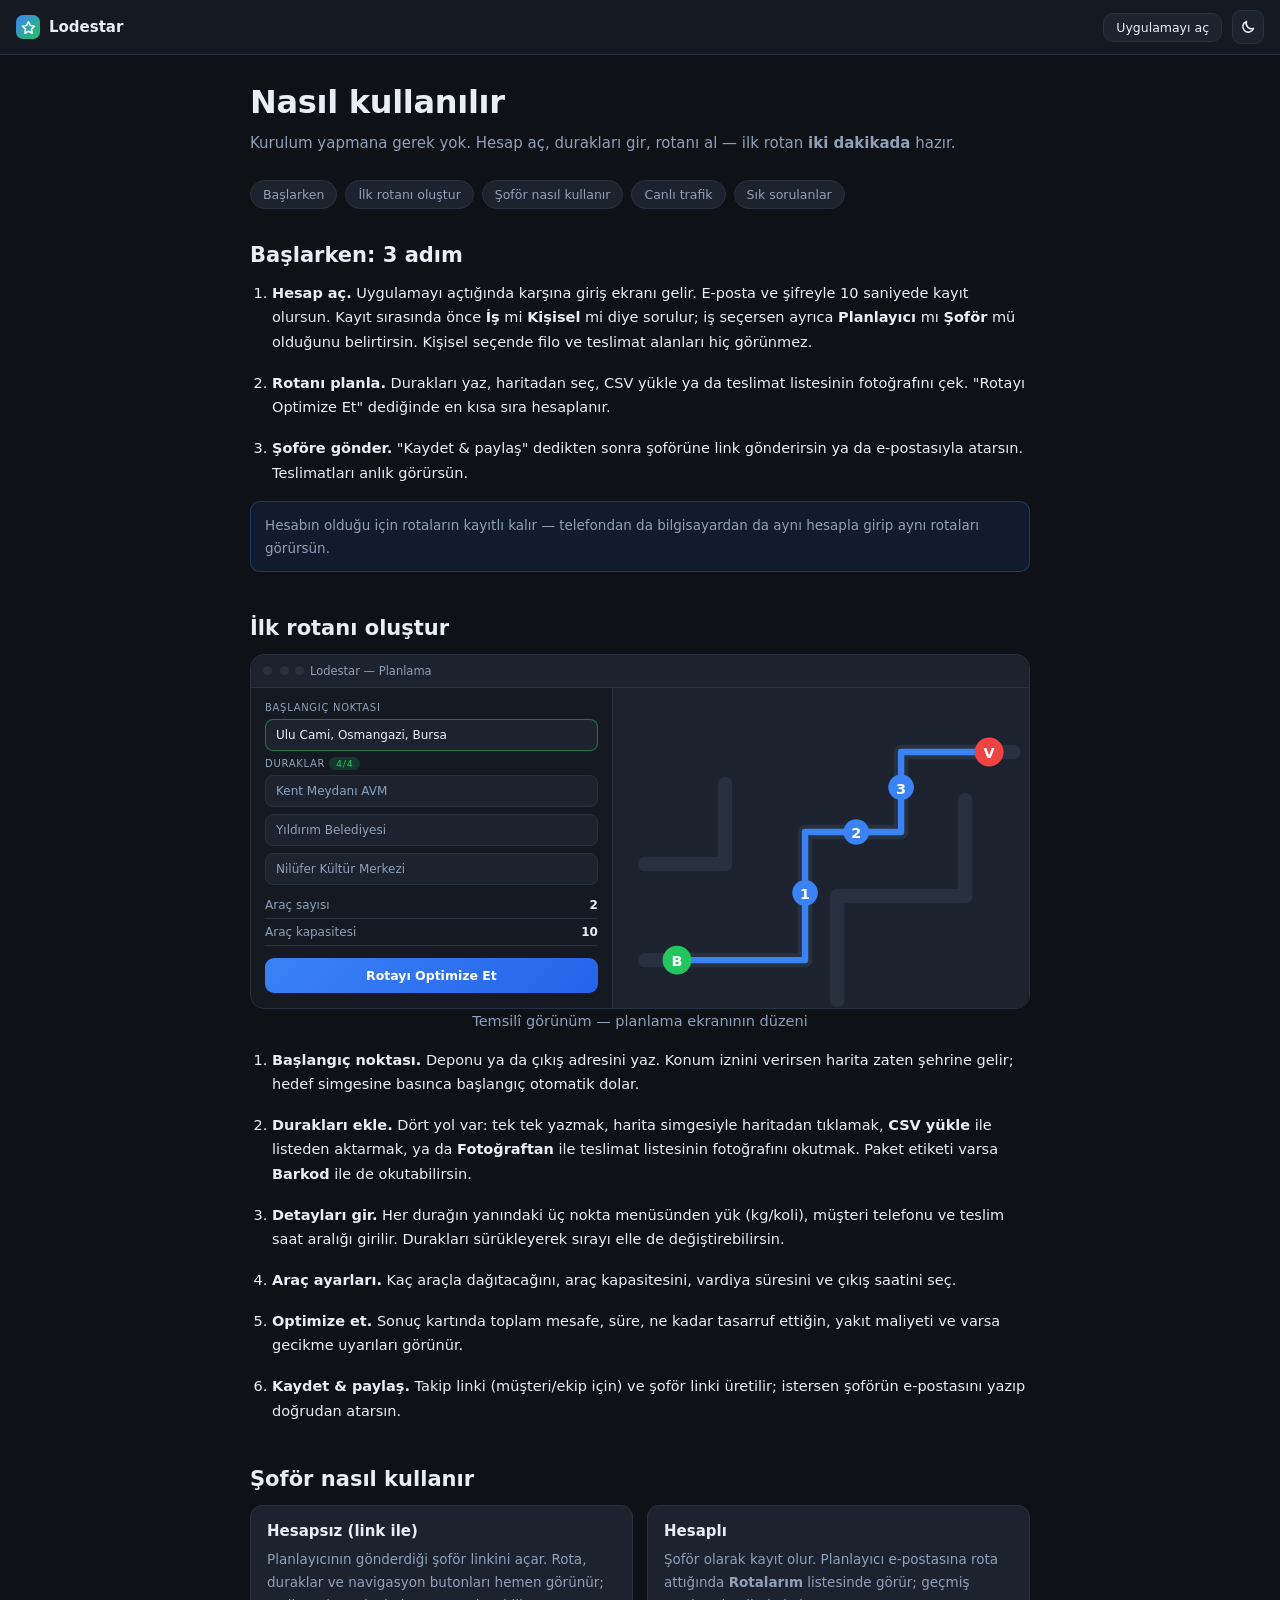
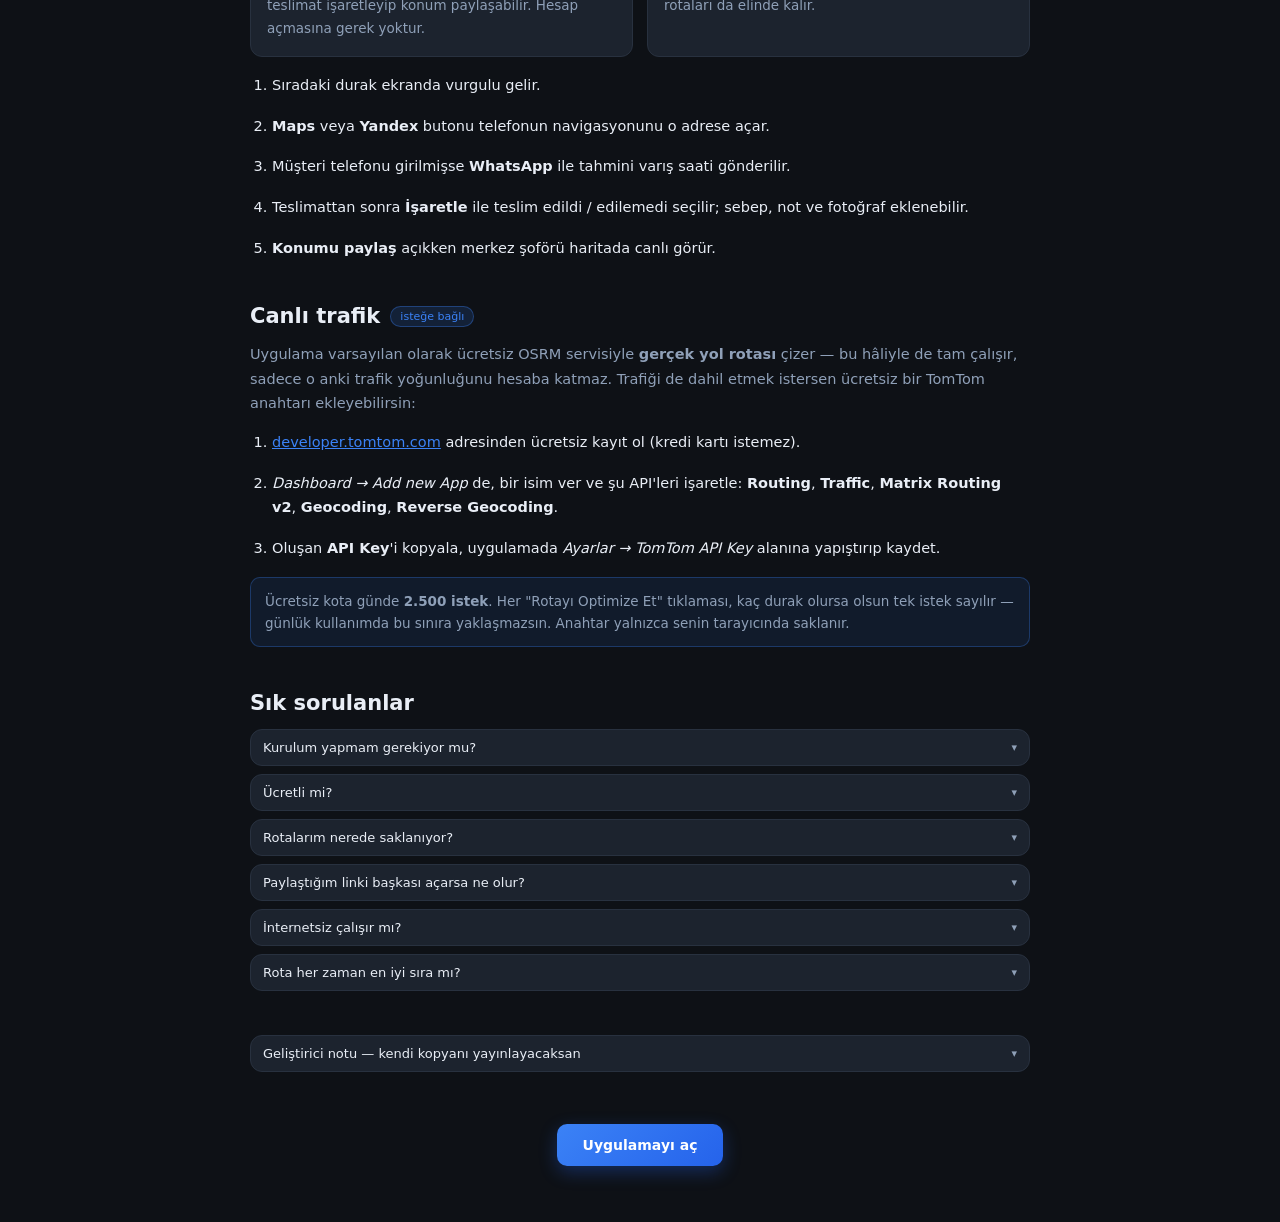
<file: kurulum.html>
<!doctype html>
<html lang="tr">
<head>
<meta charset="utf-8">
<meta name="viewport" content="width=device-width, initial-scale=1, viewport-fit=cover">
<title>Lodestar — Nasıl Kullanılır</title>
<meta name="description" content="Lodestar nasıl kullanılır: hesap açma, durak ekleme, rota optimizasyonu, şoföre gönderme ve teslimat takibi.">
<meta name="theme-color" content="#3b82f6">
<link rel="manifest" href="manifest.json">
<link rel="icon" href="favicon.svg?v=1" type="image/svg+xml">
<link rel="apple-touch-icon" href="icons/icon-192.png">
<link rel="stylesheet" href="css/style.css?v=55">
</head>
<body class="plain doc">

<header class="drvbar">
  <a class="lbrand sm" href="index.html"><span class="logo"><svg class="ic" viewBox="0 0 16 16" aria-hidden="true" focusable="false"><path d="M8 1.8 10 6l4.4.6-3.2 3.1.8 4.4L8 12l-4 2.1.8-4.4L1.6 6.6 6 6z"/></svg></span> Lodestar</a>
  <div class="lnav-actions">
    <a class="btn ghost sm" href="app.html">Uygulamayı aç</a>
    <button class="ico" id="themeBtn" title="Tema değiştir"></button>
  </div>
</header>

<main class="docwrap">

  <h1>Nasıl kullanılır</h1>
  <p class="doclead">
    Kurulum yapmana gerek yok. Hesap aç, durakları gir, rotanı al —
    ilk rotan <b>iki dakikada</b> hazır.
  </p>

  <nav class="toc">
    <a href="#baslarken">Başlarken</a>
    <a href="#ilkrota">İlk rotanı oluştur</a>
    <a href="#sofor">Şoför nasıl kullanır</a>
    <a href="#trafik">Canlı trafik</a>
    <a href="#sss">Sık sorulanlar</a>
  </nav>

  <section id="baslarken" class="docsec">
    <h2>Başlarken: 3 adım</h2>
    <ol class="steps-doc">
      <li>
        <b>Hesap aç.</b> Uygulamayı açtığında karşına giriş ekranı gelir.
        E-posta ve şifreyle 10 saniyede kayıt olursun. Kayıt sırasında önce
        <b>İş</b> mi <b>Kişisel</b> mi diye sorulur; iş seçersen ayrıca
        <b>Planlayıcı</b> mı <b>Şoför</b> mü olduğunu belirtirsin. Kişisel
        seçende filo ve teslimat alanları hiç görünmez.
      </li>
      <li>
        <b>Rotanı planla.</b> Durakları yaz, haritadan seç, CSV yükle ya da
        teslimat listesinin fotoğrafını çek. "Rotayı Optimize Et" dediğinde
        en kısa sıra hesaplanır.
      </li>
      <li>
        <b>Şoföre gönder.</b> "Kaydet &amp; paylaş" dedikten sonra şoförüne link
        gönderirsin ya da e-postasıyla atarsın. Teslimatları anlık görürsün.
      </li>
    </ol>
    <div class="docnote">
      Hesabın olduğu için rotaların kayıtlı kalır — telefondan da bilgisayardan da
      aynı hesapla girip aynı rotaları görürsün.
    </div>
  </section>

  <section id="ilkrota" class="docsec">
    <h2>İlk rotanı oluştur</h2>
    <div class="shot">
      <div class="shot-head"><span></span><span></span><span></span> Lodestar — Planlama</div>
      <div class="shot-body">
        <div class="shot-panel">
          <div class="shot-label">Başlangıç noktası</div>
          <div class="shot-input ok">Ulu Cami, Osmangazi, Bursa</div>
          <div class="shot-label">Duraklar <span class="shot-pill">4/4</span></div>
          <div class="shot-input">Kent Meydanı AVM</div>
          <div class="shot-input">Yıldırım Belediyesi</div>
          <div class="shot-input">Nilüfer Kültür Merkezi</div>
          <div class="shot-row"><span>Araç sayısı</span><b>2</b></div>
          <div class="shot-row"><span>Araç kapasitesi</span><b>10</b></div>
          <div class="shot-btn">Rotayı Optimize Et</div>
        </div>
        <div class="shot-map">
          <svg viewBox="0 0 260 200" aria-hidden="true">
            <rect width="260" height="200" class="sm-bg"/>
            <path d="M20 170 H120 V90 H180 V40 H250" class="sm-road"/>
            <path d="M20 110 H70 V60" class="sm-road"/>
            <path d="M140 195 V130 H220 V70" class="sm-road"/>
            <path d="M40 170 H120 V90 H180 V40 H235" class="sm-route"/>
            <circle cx="40" cy="170" r="9" class="sm-start"/><text x="40" y="174">B</text>
            <circle cx="120" cy="128" r="8" class="sm-stop"/><text x="120" y="132">1</text>
            <circle cx="152" cy="90" r="8" class="sm-stop"/><text x="152" y="94">2</text>
            <circle cx="180" cy="62" r="8" class="sm-stop"/><text x="180" y="66">3</text>
            <circle cx="235" cy="40" r="9" class="sm-end"/><text x="235" y="44">V</text>
          </svg>
        </div>
      </div>
    </div>
    <p class="shot-cap">Temsilî görünüm — planlama ekranının düzeni</p>

    <ol class="steps-doc">
      <li>
        <b>Başlangıç noktası.</b> Deponu ya da çıkış adresini yaz. Konum iznini
        verirsen harita zaten şehrine gelir; hedef simgesine basınca başlangıç
        otomatik dolar.
      </li>
      <li>
        <b>Durakları ekle.</b> Dört yol var: tek tek yazmak, harita simgesiyle
        haritadan tıklamak, <b>CSV yükle</b> ile listeden aktarmak, ya da
        <b>Fotoğraftan</b> ile teslimat listesinin fotoğrafını okutmak.
        Paket etiketi varsa <b>Barkod</b> ile de okutabilirsin.
      </li>
      <li>
        <b>Detayları gir.</b> Her durağın yanındaki üç nokta menüsünden yük
        (kg/koli), müşteri telefonu ve teslim saat aralığı girilir.
        Durakları sürükleyerek sırayı elle de değiştirebilirsin.
      </li>
      <li>
        <b>Araç ayarları.</b> Kaç araçla dağıtacağını, araç kapasitesini,
        vardiya süresini ve çıkış saatini seç.
      </li>
      <li>
        <b>Optimize et.</b> Sonuç kartında toplam mesafe, süre, ne kadar tasarruf
        ettiğin, yakıt maliyeti ve varsa gecikme uyarıları görünür.
      </li>
      <li>
        <b>Kaydet &amp; paylaş.</b> Takip linki (müşteri/ekip için) ve şoför linki
        üretilir; istersen şoförün e-postasını yazıp doğrudan atarsın.
      </li>
    </ol>
  </section>

  <section id="sofor" class="docsec">
    <h2>Şoför nasıl kullanır</h2>
    <div class="twocol">
      <div class="doccard">
        <h3>Hesapsız (link ile)</h3>
        <p>Planlayıcının gönderdiği şoför linkini açar. Rota, duraklar ve
           navigasyon butonları hemen görünür; teslimat işaretleyip konum
           paylaşabilir. Hesap açmasına gerek yoktur.</p>
      </div>
      <div class="doccard">
        <h3>Hesaplı</h3>
        <p>Şoför olarak kayıt olur. Planlayıcı e-postasına rota attığında
           <b>Rotalarım</b> listesinde görür; geçmiş rotaları da elinde kalır.</p>
      </div>
    </div>
    <ol class="steps-doc">
      <li>Sıradaki durak ekranda vurgulu gelir.</li>
      <li><b>Maps</b> veya <b>Yandex</b> butonu telefonun navigasyonunu o adrese açar.</li>
      <li>Müşteri telefonu girilmişse <b>WhatsApp</b> ile tahmini varış saati gönderilir.</li>
      <li>Teslimattan sonra <b>İşaretle</b> ile teslim edildi / edilemedi seçilir;
          sebep, not ve fotoğraf eklenebilir.</li>
      <li><b>Konumu paylaş</b> açıkken merkez şoförü haritada canlı görür.</li>
    </ol>
  </section>

  <section id="trafik" class="docsec">
    <h2>Canlı trafik <span class="tag">isteğe bağlı</span></h2>
    <p>
      Uygulama varsayılan olarak ücretsiz OSRM servisiyle <b>gerçek yol rotası</b>
      çizer — bu hâliyle de tam çalışır, sadece o anki trafik yoğunluğunu hesaba
      katmaz. Trafiği de dahil etmek istersen ücretsiz bir TomTom anahtarı ekleyebilirsin:
    </p>
    <ol class="steps-doc">
      <li>
        <a href="https://developer.tomtom.com/user/register" target="_blank" rel="noopener">developer.tomtom.com</a>
        adresinden ücretsiz kayıt ol (kredi kartı istemez).
      </li>
      <li>
        <i>Dashboard → Add new App</i> de, bir isim ver ve şu API'leri işaretle:
        <b>Routing</b>, <b>Traffic</b>, <b>Matrix Routing v2</b>,
        <b>Geocoding</b>, <b>Reverse Geocoding</b>.
      </li>
      <li>
        Oluşan <b>API Key</b>'i kopyala, uygulamada <i>Ayarlar → TomTom API Key</i>
        alanına yapıştırıp kaydet.
      </li>
    </ol>
    <div class="docnote">
      Ücretsiz kota günde <b>2.500 istek</b>. Her "Rotayı Optimize Et" tıklaması,
      kaç durak olursa olsun tek istek sayılır — günlük kullanımda bu sınıra
      yaklaşmazsın. Anahtar yalnızca senin tarayıcında saklanır.
    </div>
  </section>

  <section id="sss" class="docsec">
    <h2>Sık sorulanlar</h2>

    <details class="acc"><summary><span>Kurulum yapmam gerekiyor mu?</span></summary>
      <div class="accbody"><p class="hint" style="margin:0">
        Hayır. Hesap açıp kullanmaya başlarsın. Tek isteğe bağlı ayar, canlı
        trafik için TomTom anahtarı.
      </p></div>
    </details>

    <details class="acc"><summary><span>Ücretli mi?</span></summary>
      <div class="accbody"><p class="hint" style="margin:0">
        Hayır. Harita (OpenStreetMap), rota (OSRM) ve adres arama ücretsiz
        servisler; hesap sistemi de ücretsiz kotayla çalışıyor.
      </p></div>
    </details>

    <details class="acc"><summary><span>Rotalarım nerede saklanıyor?</span></summary>
      <div class="accbody"><p class="hint" style="margin:0">
        Hesabına bağlı olarak bulutta (Google Firebase). Bu yüzden telefondan
        girdiğinde de bilgisayardan girdiğinde de aynı rotaları görürsün.
        Girdiğin API anahtarları ise yalnızca senin tarayıcında kalır.
      </p></div>
    </details>

    <details class="acc"><summary><span>Paylaştığım linki başkası açarsa ne olur?</span></summary>
      <div class="accbody"><p class="hint" style="margin:0">
        Takip linki rotayı görebilir; şoför linkini açan kişi konum paylaşıp
        teslimat işaretleyebilir. Yani link bir tür anahtardır — hesabı olmayan
        şoförlerin çalışabilmesi için böyle tasarlandı. Linkleri sadece ilgili
        kişilere gönder.
      </p></div>
    </details>

    <details class="acc"><summary><span>İnternetsiz çalışır mı?</span></summary>
      <div class="accbody"><p class="hint" style="margin:0">
        Uygulama telefona kurulabilir ve çevrimdışı açılır, ancak yeni rota
        hesaplamak, adres aramak ve teslimat kaydetmek için internet gerekir.
      </p></div>
    </details>

    <details class="acc"><summary><span>Rota her zaman en iyi sıra mı?</span></summary>
      <div class="accbody"><p class="hint" style="margin:0">
        Sezgisel bir optimizasyon kullanılıyor (nearest-neighbor + 2-opt,
        kalabalık listelerde tavlama benzetimi). Pratikte çok iyi sonuç verir ama
        matematiksel olarak "kesin en iyi" olduğu garanti edilmez. Sıralamayı
        sürükleyerek elle de değiştirebilirsin.
      </p></div>
    </details>
  </section>

  <section class="docsec">
    <details class="acc" id="devAcc">
      <summary><span>Geliştirici notu — kendi kopyanı yayınlayacaksan</span></summary>
      <div class="accbody">
        <p class="hint">
          Normal kullanıcıların bu bölüme ihtiyacı yok. Proje açık kaynak; kendi
          Firebase projenle yayınlamak istersen adımlar şunlar:
        </p>
        <ol class="steps-doc" style="margin-top:12px">
          <li>
            <a href="https://console.firebase.google.com/" target="_blank" rel="noopener">Firebase konsolunda</a>
            proje oluştur.
          </li>
          <li>
            <b>Security → Authentication → Get started</b>, ardından
            <i>Sign-in method</i> sekmesinden <b>Email/Password</b> ve
            <b>Anonymous</b>'ı etkinleştir. (Google girişi istersen onu da aç ve
            <code>js/firebase-config.js</code> içindeki <code>authProviders.google</code>
            değerini <code>true</code> yap.)
          </li>
          <li>
            <b>Databases &amp; Storage → Firestore Database → Create database</b>
            (bölge: <code>eur3</code>).
          </li>
          <li>
            <b>Project settings → General → Your apps</b> bölümünden web uygulaması
            ekle, çıkan <code>firebaseConfig</code> değerlerini
            <code>js/firebase-config.js</code> dosyasına yaz.
            <div class="docnote small">
              Bu değerler gizli anahtar değildir — projeyi tanımlar, yetki vermez.
              Erişimi güvenlik kuralları belirler.
            </div>
          </li>
          <li>
            <b>Firestore Database → Rules</b> sekmesine projedeki
            <code>firestore.rules</code> dosyasının içeriğini yapıştır ve
            <i>Publish</i> de.
            <div class="docwarn">
              Bu adımı atlama. Firestore'un başlangıçtaki "test modu" 30 gün sonra
              her şeyi keser ve o güne kadar veritabanını herkese açık bırakır.
            </div>
          </li>
          <li>
            <b>İndeksleri oluştur.</b> Geçmiş rota listesi ve şoförün "Rotalarım"
            ekranı, Firestore'da birer <i>bileşik indeks</i> ister. En kolay yolu:
            uygulamayı bir kez kullan, tarayıcı konsolunda çıkan
            <i>"You can create it here: …"</i> linkine tıkla. Alternatif olarak
            projedeki <code>firestore.indexes.json</code> dosyasındaki iki indeksi
            <i>Firestore Database → Indexes</i> bölümünden elle ekleyebilirsin.
            <div class="docnote small">
              İndeks yokken uygulama çökmez — listeyi istemci tarafında sıralar.
              İndeks yalnızca geçmiş büyüdüğünde doğru sıralama için gerekir.
            </div>
          </li>
          <li>
            Siteyi yayınladıktan sonra <b>Authentication → Settings → Authorized
            domains</b> listesine alan adını ekle.
          </li>
        </ol>
      </div>
    </details>
  </section>

  <div class="doccta">
    <a class="btn primary" href="app.html">Uygulamayı aç</a>
  </div>
</main>

<div id="toast"></div>

<script src="js/icons.js?v=55"></script>
<script src="js/analytics.js?v=55"></script>
<script>
(function(){
  "use strict";
  var themeBtn = document.getElementById('themeBtn');
  function applyTheme(t){
    document.documentElement.setAttribute('data-theme', t);
    themeBtn.innerHTML = RP.icons.svg(t === 'light' ? 'sun' : 'moon');
    localStorage.setItem('rp_theme', t);
  }
  applyTheme(localStorage.getItem('rp_theme') || 'dark');
  themeBtn.addEventListener('click', function(){
    applyTheme(document.documentElement.getAttribute('data-theme') === 'light' ? 'dark' : 'light');
  });
  document.querySelector('.lbrand .logo').innerHTML = RP.icons.svg('star');

  document.querySelectorAll('.toc a').forEach(function(a){
    a.addEventListener('click', function(e){
      var t = document.querySelector(this.getAttribute('href'));
      if(!t) return;
      e.preventDefault();
      t.scrollIntoView({ behavior: 'smooth', block: 'start' });
    });
  });
})();
</script>
</body>
</html>
</file>
<file: css/style.css>
:root{
  --bg:#0e1116; --panel:#151a22; --panel2:#1c232e; --line:#28313f;
  --text:#e9eef6; --muted:#8fa0b8; --accent:#3b82f6; --accent-d:#2563eb;
  --green:#22c55e; --red:#ef4444; --amber:#f59e0b; --r:12px;
  --sug-bg:#111722; --stat-bg:#0f141c; --seg-bg:#0f141c; --toast-bg:#1b2331;
  --ico-hover:#28323f; --scroll-thumb:#2c3644; --map-bg:#0b0f14;
  --shadow:0 14px 34px rgba(0,0,0,.55);
  --font: "Segoe UI", system-ui, -apple-system, Roboto, Arial, sans-serif;
}
html[data-theme="light"]{
  --bg:#f1f4f9; --panel:#ffffff; --panel2:#f5f7fb; --line:#dde3ec;
  --text:#111826; --muted:#5b6b82; --accent:#2563eb; --accent-d:#1d4ed8;
  --sug-bg:#ffffff; --stat-bg:#f0f3f9; --seg-bg:#eef1f7; --toast-bg:#ffffff;
  --ico-hover:#e7ecf4; --scroll-thumb:#c6cfdd; --map-bg:#e8ecf2;
  --shadow:0 14px 34px rgba(15,23,42,.16);
}
*{box-sizing:border-box}
[hidden]{display:none !important}
/* OCR output and pasted addresses can contain very long unbroken tokens —
   let them wrap instead of widening the panel. */
.stp b,.stp small,.stp span,.sug div,.sug small,.save,.hint,.histrow b,.histrow small,
.dcard p,.stat b,.card label{overflow-wrap:anywhere}
html,body{height:100%;margin:0}
body{background:var(--bg);color:var(--text);font-family:var(--font);font-size:14px;overflow:hidden}
button,input,select{font-family:inherit;font-size:inherit;color:inherit}
a{color:var(--accent)}

/* dvh tracks the phone browser's collapsing address bar; vh is the fallback */
.app{display:flex;height:100vh;height:100dvh;width:100%}
.panel{
  width:390px;min-width:390px;background:var(--panel);border-right:1px solid var(--line);
  display:flex;flex-direction:column;overflow:hidden;
}
.panel header{padding:16px 18px 12px;border-bottom:1px solid var(--line);display:flex;align-items:flex-start;gap:10px}
.panel header .htxt{flex:1;min-width:0}
.hactions{display:flex;align-items:center;gap:8px;flex-shrink:0}
.panel header h1{margin:0;font-size:17px;letter-spacing:.2px;display:flex;align-items:center;gap:8px}
.panel header p{margin:6px 0 0;color:var(--muted);font-size:12px;line-height:1.5}
.logo{width:24px;height:24px;border-radius:7px;background:linear-gradient(135deg,var(--accent),var(--green));
      display:inline-flex;align-items:center;justify-content:center;font-size:13px}
.scroll{flex:1;overflow-y:auto;padding:14px 16px 18px}
.scroll::-webkit-scrollbar{width:9px}
.scroll::-webkit-scrollbar-thumb{background:var(--scroll-thumb);border-radius:9px}

.lbl{display:block;font-size:11px;text-transform:uppercase;letter-spacing:.7px;color:var(--muted);margin:0 0 6px 2px}
.sec{margin-bottom:16px}

.row{display:flex;gap:6px;align-items:center;margin-bottom:8px}
.badge{width:26px;min-width:26px;height:26px;border-radius:8px;display:flex;align-items:center;justify-content:center;
       font-size:11px;font-weight:700;background:var(--panel2);border:1px solid var(--line);color:var(--muted)}
.badge.start{background:rgba(34,197,94,.15);border-color:rgba(34,197,94,.45);color:#16a34a}
html:not([data-theme="light"]) .badge.start{color:#4ade80}
.badge.end{background:rgba(239,68,68,.15);border-color:rgba(239,68,68,.45);color:#dc2626}
html:not([data-theme="light"]) .badge.end{color:#f87171}

.ac{position:relative;flex:1}
.inp{
  width:100%;padding:9px 11px;border-radius:10px;border:1px solid var(--line);
  background:var(--panel2);outline:none;transition:border-color .15s, box-shadow .15s;
}
.inp:focus{border-color:var(--accent);box-shadow:0 0 0 3px rgba(59,130,246,.16)}
.inp.ok{border-color:rgba(34,197,94,.55)}
.inp::placeholder{color:var(--muted);opacity:.75}

.sug{
  position:absolute;z-index:1200;top:calc(100% + 4px);left:0;right:0;background:var(--sug-bg);
  border:1px solid var(--line);border-radius:10px;box-shadow:var(--shadow);
  max-height:240px;overflow:auto;display:none
}
.sug.on{display:block}
.sug div{padding:9px 11px;cursor:pointer;border-bottom:1px solid var(--line);font-size:13px;line-height:1.35}
.sug div:last-child{border-bottom:0}
.sug div:hover,.sug div.hl{background:rgba(59,130,246,.16)}
.sug small{display:block;color:var(--muted);font-size:11px;margin-top:2px}

.ico{
  width:32px;min-width:32px;height:34px;border-radius:9px;border:1px solid var(--line);background:var(--panel2);
  cursor:pointer;display:flex;align-items:center;justify-content:center;transition:.15s
}
.ico:hover{background:var(--ico-hover);border-color:var(--accent)}
.ico.act{background:rgba(59,130,246,.25);border-color:var(--accent)}
.ico.dgr:hover{background:rgba(239,68,68,.2);border-color:var(--red)}
.ico.sm{height:30px;width:30px;min-width:30px;font-size:12px}

.btn{
  width:100%;padding:11px;border-radius:10px;border:1px dashed var(--line);background:transparent;
  color:var(--muted);cursor:pointer;transition:.15s;text-decoration:none
}
.btn:hover{border-color:var(--accent);color:var(--text);background:rgba(59,130,246,.07)}
.btn.primary{
  border:0;background:linear-gradient(135deg,var(--accent),var(--accent-d));color:#fff;font-weight:600;
  padding:13px;box-shadow:0 6px 18px rgba(37,99,235,.32)
}
.btn.primary:hover{filter:brightness(1.08)}
.btn.primary:disabled{opacity:.55;cursor:not-allowed;filter:none}
.btn.ghost{border:1px solid var(--line);color:var(--text);padding:9px;font-size:13px;background:var(--panel2)}
.btn.ghost:hover{background:var(--ico-hover)}
.btn.ghost:disabled{opacity:.5;cursor:not-allowed}
.btnrow{display:flex;gap:8px}
.btnrow .btn{flex:1}

.opts{background:var(--panel2);border:1px solid var(--line);border-radius:var(--r);padding:12px;margin-bottom:14px}
.opt{display:flex;justify-content:space-between;align-items:center;gap:10px;margin-bottom:10px}
.opt:last-child{margin-bottom:0}
.opt span{font-size:13px;color:var(--muted)}
select.inp{padding:7px 9px;width:auto;min-width:150px}
input.numin{width:86px;padding:7px 9px;text-align:right}
.seg{display:flex;background:var(--seg-bg);border:1px solid var(--line);border-radius:9px;overflow:hidden}
.seg button{border:0;background:transparent;color:var(--muted);padding:6px 12px;cursor:pointer;font-size:12px}
.seg button.on{background:var(--accent);color:#fff}

/* collapsible sections */
.acc{border:1px solid var(--line);border-radius:var(--r);margin-bottom:12px;overflow:hidden;background:var(--panel2)}
.acc>summary{padding:10px 12px;cursor:pointer;font-size:13px;color:var(--text);list-style:none;display:flex;
  align-items:center;justify-content:space-between;gap:8px;user-select:none}
.acc>summary::-webkit-details-marker{display:none}
.acc>summary::after{content:'▾';color:var(--muted);font-size:11px;transition:.2s}
.acc[open]>summary::after{transform:rotate(180deg)}
.acc>summary:hover{background:var(--ico-hover)}
.accbody{padding:12px;border-top:1px solid var(--line)}
.pill{font-size:10px;padding:2px 7px;border-radius:20px;background:var(--line);color:var(--muted);letter-spacing:.3px}
.pill.on{background:rgba(34,197,94,.18);color:#22c55e}
.pill.off{background:rgba(148,163,184,.16);color:var(--muted)}

#result{margin-top:14px}
.card{background:var(--panel2);border:1px solid var(--line);border-radius:var(--r);padding:13px;margin-bottom:12px}
.stats{display:grid;grid-template-columns:1fr 1fr;gap:10px}
.stat{background:var(--stat-bg);border:1px solid var(--line);border-radius:10px;padding:10px}
.stat b{display:block;font-size:19px;letter-spacing:.3px}
.stat span{font-size:11px;color:var(--muted);text-transform:uppercase;letter-spacing:.6px}
.save{margin-top:10px;padding:9px 11px;border-radius:9px;background:rgba(34,197,94,.12);
      border:1px solid rgba(34,197,94,.35);color:#16a34a;font-size:12.5px;line-height:1.45}
html:not([data-theme="light"]) .save{color:#86efac}
.save.zero{background:rgba(148,163,184,.1);border-color:var(--line);color:var(--muted)}
.save.warn{background:rgba(245,158,11,.12);border-color:rgba(245,158,11,.4);color:#b45309}
html:not([data-theme="light"]) .save.warn{color:#fcd34d}

ol.steps{list-style:none;margin:0;padding:0}
ol.steps li{display:flex;gap:10px;padding:9px 0;border-bottom:1px solid var(--line)}
ol.steps li:last-child{border-bottom:0}
ol.steps .num{width:24px;min-width:24px;height:24px;border-radius:50%;background:var(--accent);color:#fff;
     display:flex;align-items:center;justify-content:center;font-size:11px;font-weight:700;margin-top:1px}
ol.steps .num.s{background:var(--green)} ol.steps .num.e{background:var(--red)}
.stp{flex:1}
.stp b{display:block;font-size:13px;font-weight:500;line-height:1.35}
.stp small{color:var(--muted);font-size:11.5px;display:block}
.stp .eta{color:var(--accent);font-size:11.5px}
.stp .late{color:var(--red);font-size:11.5px}

.vhead{display:flex;align-items:center;gap:8px;margin-bottom:6px}
.vdot{width:12px;height:12px;border-radius:50%;border:2px solid rgba(255,255,255,.85);box-shadow:0 1px 3px rgba(0,0,0,.4)}

#map{flex:1;height:100vh;height:100dvh;background:var(--map-bg)}
.leaflet-container{font-family:var(--font)}
.pinmk{display:flex;align-items:center;justify-content:center;font-weight:700;font-size:12px;color:#fff;
       width:28px;height:28px;border-radius:50% 50% 50% 4px;transform:rotate(-45deg);
       border:2px solid rgba(255,255,255,.9);box-shadow:0 3px 8px rgba(0,0,0,.5)}
.pinmk span{transform:rotate(45deg)}
.pinmk.st{background:#22c55e} .pinmk.en{background:#ef4444} .pinmk.md{background:#3b82f6}
.truckmk{width:34px;height:34px;border-radius:50%;background:#f59e0b;border:3px solid #fff;
         display:flex;align-items:center;justify-content:center;font-size:16px;box-shadow:0 3px 10px rgba(0,0,0,.45)}

#toast{position:fixed;left:50%;bottom:26px;transform:translate(-50%,80px);z-index:3000;
  background:var(--toast-bg);border:1px solid var(--line);padding:11px 18px;border-radius:10px;color:var(--text);
  box-shadow:var(--shadow);opacity:0;transition:.25s;pointer-events:none;max-width:80vw}
#toast.on{transform:translate(-50%,0);opacity:1}
#toast.err{border-color:var(--red);color:#dc2626}
html:not([data-theme="light"]) #toast.err{color:#fca5a5}

.hint{font-size:11.5px;color:var(--muted);line-height:1.5;margin:8px 2px 0}
.spin{width:14px;height:14px;border:2px solid rgba(255,255,255,.35);border-top-color:#fff;border-radius:50%;
      display:inline-block;vertical-align:-2px;margin-right:7px;animation:sp .7s linear infinite}
@keyframes sp{to{transform:rotate(360deg)}}

.imglist{max-height:190px;overflow:auto;margin-top:8px}
.imglist .row{margin-bottom:6px}
.imglist input{font-size:12.5px;padding:7px 9px}

.linkbox{display:flex;gap:6px;margin-top:8px}
.linkbox input{font-size:12px}

.histrow{display:flex;gap:8px;align-items:center;padding:8px 0;border-bottom:1px solid var(--line);cursor:pointer}
.histrow:last-child{border-bottom:0}
.histrow:hover{background:var(--ico-hover)}
.histrow b{font-size:12.5px;font-weight:500;display:block}
.histrow small{color:var(--muted);font-size:11px}

/* auth modal + session chip */
.modal{position:fixed;inset:0;z-index:4000;display:flex;align-items:center;justify-content:center;
       padding:calc(16px + env(safe-area-inset-top)) 16px calc(16px + env(safe-area-inset-bottom));
       overflow:auto}
.modal-back{position:absolute;inset:0;background:rgba(2,6,16,.62);backdrop-filter:blur(3px)}
.modal-card{position:relative;background:var(--panel);border:1px solid var(--line);border-radius:16px;
            padding:24px;width:100%;max-width:400px;box-shadow:var(--shadow);margin:auto}
.modal-card h2{margin:0 0 6px;font-size:20px}
.modal-sub{margin:0 0 18px;color:var(--muted);font-size:13px;line-height:1.5}
.modal-x{position:absolute;top:12px;right:12px;width:30px;height:30px;border-radius:8px;border:1px solid var(--line);
         background:var(--panel2);color:var(--muted);cursor:pointer;font-size:13px}
.modal-x:hover{background:var(--ico-hover);color:var(--text)}
.field{margin-bottom:12px}
.field .lbl{margin-bottom:5px}
.gbtn{display:flex;align-items:center;justify-content:center;gap:9px;border:1px solid var(--line);
      background:var(--panel2);color:var(--text);font-weight:500}
.gbtn:hover{background:var(--ico-hover);border-color:var(--accent);color:var(--text)}
.gicon{width:20px;height:20px;border-radius:50%;background:#fff;color:#4285f4;font-weight:700;font-size:13px;
       display:inline-flex;align-items:center;justify-content:center;font-family:Arial,sans-serif}
.divider{display:flex;align-items:center;gap:10px;margin:16px 0;color:var(--muted);font-size:11.5px}
.divider::before,.divider::after{content:'';flex:1;height:1px;background:var(--line)}
.seg.wide{width:100%}
.seg.wide button{flex:1;padding:9px 8px;font-size:13px}
.authmsg{padding:9px 11px;border-radius:9px;font-size:12.5px;line-height:1.45;margin-bottom:12px;
         background:rgba(239,68,68,.12);border:1px solid rgba(239,68,68,.35);color:#dc2626}
html:not([data-theme="light"]) .authmsg{color:#fca5a5}
.authmsg.ok{background:rgba(34,197,94,.12);border-color:rgba(34,197,94,.35);color:#16a34a}
html:not([data-theme="light"]) .authmsg.ok{color:#86efac}
.modal-foot{display:flex;justify-content:space-between;gap:10px;margin-top:14px;flex-wrap:wrap}
.linkbtn{background:none;border:0;color:var(--accent);cursor:pointer;font-size:12.5px;padding:2px 0}
.linkbtn:hover{text-decoration:underline}

.userchip{display:flex;align-items:center;gap:8px}
.avatar{width:30px;height:30px;min-width:30px;border-radius:50%;background:linear-gradient(135deg,var(--accent),var(--green));
        color:#fff;font-weight:700;font-size:13px;display:flex;align-items:center;justify-content:center}
.uinfo{line-height:1.2;min-width:0}
.uinfo b{display:block;font-size:12.5px;font-weight:600;white-space:nowrap;overflow:hidden;text-overflow:ellipsis;max-width:110px}
.uinfo small{color:var(--muted);font-size:10.5px}
.btn.sm{width:auto;padding:6px 12px;font-size:12.5px}

/* driver + view pages */
/* min-height (not height) + a scrollable body so a tall card on a short screen
   scrolls instead of being clipped at the top. */
body.plain{overflow:auto;height:auto}
.center{display:flex;align-items:center;justify-content:center;min-height:100vh;min-height:100dvh;
        padding:calc(20px + env(safe-area-inset-top)) calc(20px + env(safe-area-inset-right))
                calc(20px + env(safe-area-inset-bottom)) calc(20px + env(safe-area-inset-left))}
.dcard{background:var(--panel);border:1px solid var(--line);border-radius:16px;padding:24px;max-width:420px;width:100%;
       box-shadow:var(--shadow)}
.dcard h1{margin:0 0 6px;font-size:19px}
.dcard p{color:var(--muted);font-size:13px;line-height:1.55;margin:0 0 16px}
.livedot{width:9px;height:9px;border-radius:50%;background:var(--red);display:inline-block;margin-right:6px;
         animation:pulse 1.4s ease-in-out infinite}
@keyframes pulse{0%,100%{opacity:1}50%{opacity:.25}}

/* Below the split-pane breakpoint the page itself scrolls: the map stays pinned
   at the top while the form flows underneath, so data entry gets the full
   viewport height instead of a ~290px sliver. */
@media (max-width:860px){
  html,body{height:auto;overflow:visible}
  /* 16px keeps iOS Safari from zooming in when an input gets focus */
  .inp,button,select,textarea{font-size:16px}
  .seg button{font-size:14px}
  .scroll{padding-left:calc(16px + env(safe-area-inset-left));
          padding-right:calc(16px + env(safe-area-inset-right));
          padding-bottom:calc(18px + env(safe-area-inset-bottom))}
  .panel header{padding-left:calc(18px + env(safe-area-inset-left));
                padding-right:calc(18px + env(safe-area-inset-right))}
  .app{flex-direction:column-reverse;height:auto}
  #map{height:40vh;height:40dvh;min-height:220px;position:sticky;top:0;z-index:5;flex:none;
       border-bottom:1px solid var(--line)}
  .panel{width:100%;min-width:0;height:auto;border-right:0;overflow:visible}
  .scroll{overflow:visible;flex:none}
  .panel header{position:relative}
}

/* Very small phones: drop the intro copy and tighten spacing to keep the
   first stop rows above the fold. */
@media (max-width:380px){
  .panel header p{display:none}
  .panel header{padding:12px 14px 10px}
  .scroll{padding:12px 12px 16px}
  .row{gap:5px}
  .ico{width:30px;min-width:30px;height:32px}
  .opt{flex-wrap:wrap}
}

/* Short landscape phones: don't let the sticky map eat the screen. */
@media (max-height:480px) and (max-width:860px){
  #map{height:52vh;height:52dvh;min-height:150px}
}

/* printable delivery manifest */
#printArea{display:none}
@media print{
  body{overflow:visible;background:#fff;color:#000}
  .app,#toast{display:none !important}
  #printArea{display:block;padding:0}
  #printArea h1{font-size:18px;margin:0 0 4px}
  #printArea .meta{font-size:12px;color:#444;margin-bottom:14px}
  #printArea table{width:100%;border-collapse:collapse;font-size:12px}
  #printArea th,#printArea td{border:1px solid #999;padding:6px 8px;text-align:left;vertical-align:top}
  #printArea th{background:#eee}
  #printArea .vh{margin:16px 0 6px;font-size:14px;font-weight:700}
  #printArea .sign{margin-top:24px;font-size:12px;color:#444}
}

/* ============ landing page ============ */
/* NOT overflow:auto — an overflowing ancestor becomes the scroll container and
   silently disables position:sticky on the nav. The document scrolls instead. */
body.landing{overflow:visible;height:auto;font-size:15px}
.landing main{display:block}

.lnav{position:sticky;top:0;z-index:100;display:flex;align-items:center;gap:16px;
      padding:12px calc(24px + env(safe-area-inset-right)) 12px calc(24px + env(safe-area-inset-left));
      background:color-mix(in srgb, var(--bg) 88%, transparent);backdrop-filter:blur(10px);
      border-bottom:1px solid var(--line)}
.lbrand{display:flex;align-items:center;gap:9px;font-weight:700;font-size:17px;color:var(--text);text-decoration:none}
.lbrand.sm{font-size:15px}
.lnav-links{display:flex;gap:20px;margin-left:14px;flex:1}
.lnav-links a{color:var(--muted);text-decoration:none;font-size:14px}
.lnav-links a:hover{color:var(--text)}
.lnav-actions{display:flex;align-items:center;gap:10px}
.lnav-actions .btn{width:auto}

.hero{display:grid;grid-template-columns:1.05fr .95fr;gap:48px;align-items:center;
      max-width:1120px;margin:0 auto;padding:64px 24px 48px}
.badge-pill{display:inline-block;padding:5px 12px;border-radius:20px;font-size:12px;letter-spacing:.2px;
            background:rgba(59,130,246,.14);border:1px solid rgba(59,130,246,.35);color:var(--accent);margin-bottom:18px}
.hero h1{margin:0 0 16px;font-size:clamp(30px,4.4vw,50px);line-height:1.12;letter-spacing:-.5px}
.grad{background:linear-gradient(120deg,var(--accent),var(--green));-webkit-background-clip:text;
      background-clip:text;-webkit-text-fill-color:transparent;color:transparent}
.lead{margin:0 0 26px;color:var(--muted);font-size:16px;line-height:1.65;max-width:48ch}
.hero-cta{display:flex;gap:12px;flex-wrap:wrap}
.lcta .hero-cta{justify-content:center}
.hero-cta .btn{width:auto;padding:13px 22px;font-size:15px}
.hero-points{list-style:none;display:flex;gap:20px;flex-wrap:wrap;padding:0;margin:24px 0 0;
             color:var(--muted);font-size:13px}

.hero-art svg{width:100%;height:auto;display:block;filter:drop-shadow(0 18px 40px rgba(0,0,0,.35))}
.art-bg{fill:var(--panel2);stroke:var(--line)}
.art-road{fill:none;stroke:var(--line);stroke-width:14;stroke-linecap:round;stroke-linejoin:round}
.art-route{fill:none;stroke:url(#rg);stroke-width:6;stroke-linecap:round;stroke-linejoin:round;
           stroke-dasharray:520;stroke-dashoffset:520;animation:draw 2.2s .3s ease forwards}
@keyframes draw{to{stroke-dashoffset:0}}
.art-pin text{fill:#fff;font-size:12px;font-weight:700;text-anchor:middle;font-family:var(--font)}
.art-card rect{fill:var(--panel);stroke:var(--line)}
.art-card .art-k{fill:var(--text);font-size:16px;font-weight:700;font-family:var(--font)}
.art-card .art-s{fill:#22c55e;font-size:12.5px;font-family:var(--font)}

.stripe{display:grid;grid-template-columns:repeat(4,1fr);gap:1px;background:var(--line);
        border-block:1px solid var(--line);margin-top:24px}
.stripe-item{background:var(--bg);padding:22px 18px;text-align:center}
.stripe-item b{display:block;font-size:24px;letter-spacing:-.4px}
.stripe-item span{color:var(--muted);font-size:12.5px}

.lsec{max-width:1120px;margin:0 auto;padding:72px 24px}
.lsec.alt{max-width:none;background:var(--panel);border-block:1px solid var(--line)}
.lsec.alt>*{max-width:1120px;margin-inline:auto}
.lsec h2{margin:0 0 10px;font-size:clamp(24px,3vw,34px);letter-spacing:-.3px;text-align:center}
.lsec-sub{margin:0 auto 40px;color:var(--muted);text-align:center;max-width:56ch}
.lsec.alt h2{margin-bottom:40px}

.fgrid{display:grid;grid-template-columns:repeat(auto-fit,minmax(250px,1fr));gap:18px}
.fcard{background:var(--panel2);border:1px solid var(--line);border-radius:14px;padding:22px;transition:.18s}
.fcard:hover{border-color:var(--accent);transform:translateY(-2px)}
.fi{font-size:26px;margin-bottom:12px}
.fcard h3{margin:0 0 8px;font-size:16px}
.fcard p{margin:0;color:var(--muted);font-size:13.5px;line-height:1.6}

.steps3{display:grid;grid-template-columns:repeat(auto-fit,minmax(260px,1fr));gap:22px}
.s3{padding:4px}
.s3n{width:38px;height:38px;border-radius:50%;background:linear-gradient(135deg,var(--accent),var(--accent-d));
     color:#fff;font-weight:700;display:flex;align-items:center;justify-content:center;margin-bottom:14px}
.s3 h3{margin:0 0 8px;font-size:17px}
.s3 p{margin:0;color:var(--muted);font-size:14px;line-height:1.6}

/* four audience cards: 1 column on phones, a balanced 2x2 above — auto-fit would
   leave a lone card stranded on its own row at three-column widths */
.roles2{display:grid;grid-template-columns:1fr;gap:20px}
@media(min-width:760px){.roles2{grid-template-columns:1fr 1fr}}
.rcard{background:var(--panel2);border:1px solid var(--line);border-radius:16px;padding:26px}
.rcard h3{margin:0 0 14px;font-size:18px}
.rcard ul{margin:0 0 20px;padding-left:18px;color:var(--muted);font-size:14px;line-height:1.85}
.rcard .btn{width:auto;padding:9px 18px}

.lcta{text-align:center;padding:76px 24px;background:
      radial-gradient(900px 300px at 50% 0%, rgba(59,130,246,.16), transparent 70%)}
.lcta h2{margin:0 0 12px;font-size:clamp(24px,3vw,34px)}
.lcta p{margin:0 auto 26px;color:var(--muted);max-width:52ch}

.lfoot{display:flex;justify-content:space-between;gap:28px;flex-wrap:wrap;
       max-width:1120px;margin:0 auto;padding:34px 24px calc(40px + env(safe-area-inset-bottom));
       border-top:1px solid var(--line)}
.lfoot p{margin:10px 0 0;color:var(--muted);font-size:12.5px;line-height:1.6;max-width:52ch}
.lfoot nav{display:flex;gap:18px;align-items:flex-start}
.lfoot nav a{color:var(--muted);text-decoration:none;font-size:13px}
.lfoot nav a:hover{color:var(--text)}

@media (max-width:860px){
  .hero{grid-template-columns:1fr;gap:32px;padding:40px 20px 32px}
  .hero-art{order:-1}
  .lnav-links{display:none}
  .lnav{gap:10px;padding:10px 16px}
  .lnav-actions{margin-left:auto}
  .stripe{grid-template-columns:repeat(2,1fr)}
  .lsec{padding:52px 20px}
  .lcta{padding:56px 20px}
}
@media (max-width:420px){
  .lnav-actions .btn.primary.sm{display:none}
}
@media (prefers-reduced-motion:reduce){
  .art-route{animation:none;stroke-dashoffset:0}
}

/* ============ driver screen ============ */
body.drv{overflow:visible;height:auto}
.drvbar{position:sticky;top:0;z-index:60;display:flex;align-items:center;justify-content:space-between;gap:12px;
        padding:10px calc(16px + env(safe-area-inset-right)) 10px calc(16px + env(safe-area-inset-left));
        background:var(--panel);border-bottom:1px solid var(--line)}
.drvwrap{max-width:640px;margin:0 auto;
         padding:16px calc(16px + env(safe-area-inset-right)) calc(28px + env(safe-area-inset-bottom))
                 calc(16px + env(safe-area-inset-left))}
.drvh1{margin:0 0 6px;font-size:20px}

.progresshead{display:flex;align-items:flex-start;justify-content:space-between;gap:10px;margin-bottom:10px}
.progresshead b{display:block;font-size:15px}
.progresshead small{color:var(--muted);font-size:12px}
.progbar{height:8px;border-radius:20px;background:var(--stat-bg);border:1px solid var(--line);overflow:hidden}
.progbar span{display:block;height:100%;width:0;border-radius:20px;
              background:linear-gradient(90deg,var(--accent),var(--green));transition:width .35s ease}

.routerow{display:flex;align-items:center;justify-content:space-between;gap:10px;width:100%;text-align:left;
          background:var(--panel2);border:1px solid var(--line);border-radius:12px;padding:14px;margin-bottom:10px;
          color:var(--text);cursor:pointer;transition:.15s;font-size:14px}
.routerow:hover{border-color:var(--accent)}
.routerow b{display:block;font-size:14px}
.routerow small{color:var(--muted);font-size:12px;display:block;margin-top:3px;
                overflow:hidden;text-overflow:ellipsis;white-space:nowrap;max-width:44ch}
.routerow span{color:var(--muted);font-size:20px}

.stopcard{position:relative;background:var(--panel2);border:1px solid var(--line);border-radius:14px;
          padding:14px;margin-bottom:12px;transition:.18s}
.stopcard.next{border-color:var(--accent);box-shadow:0 0 0 3px rgba(59,130,246,.14)}
.stopcard.done{opacity:.72}
.nextflag{position:absolute;top:-9px;left:14px;background:var(--accent);color:#fff;font-size:10px;font-weight:700;
          letter-spacing:.6px;padding:3px 9px;border-radius:20px}
.scHead{display:flex;gap:11px;align-items:flex-start}
.scText{min-width:0;flex:1}
.scText b{display:block;font-size:14px}
.scText small{display:block;color:var(--muted);font-size:12.5px;line-height:1.45;margin-top:2px;overflow-wrap:anywhere}
.scActions{display:flex;gap:8px;margin-top:12px;flex-wrap:wrap}
.scActions .btn{width:auto;flex:1;min-width:96px;text-align:center;
                display:inline-flex;align-items:center;justify-content:center;gap:5px;padding:10px 12px}

.dstatus{margin-top:11px;padding:9px 11px;border-radius:9px;font-size:12.5px;line-height:1.45;
         background:rgba(148,163,184,.1);border:1px solid var(--line);color:var(--muted)}
.dstatus.ok{background:rgba(34,197,94,.12);border-color:rgba(34,197,94,.35);color:#16a34a}
html:not([data-theme="light"]) .dstatus.ok{color:#86efac}
.dstatus.bad{background:rgba(239,68,68,.12);border-color:rgba(239,68,68,.35);color:#dc2626}
html:not([data-theme="light"]) .dstatus.bad{color:#fca5a5}
.dstatus small{display:block;color:var(--muted);margin-top:4px;font-size:12px}
.dphoto{display:block;margin-top:8px;width:100%;max-width:260px;border-radius:9px;border:1px solid var(--line)}

.modal-card.sheet{max-width:440px}
@media (max-width:560px){
  .modal{align-items:flex-end;padding:0}
  .modal-card.sheet{max-width:none;border-radius:18px 18px 0 0;margin:0;
                    padding-bottom:calc(24px + env(safe-area-inset-bottom))}
}

/* planner-side live delivery progress */
.plist{list-style:none;margin:8px 0 0;padding:0}
.prow{display:flex;gap:9px;align-items:flex-start;padding:7px 0;border-bottom:1px solid var(--line)}
.prow:last-child{border-bottom:0}
.prow span{font-size:14px;line-height:1.3}
.prow b{display:block;font-size:12.5px;font-weight:600}
.prow small{display:block;color:var(--muted);font-size:11.5px;line-height:1.4;overflow-wrap:anywhere}
.prow.ok b{color:#16a34a}
html:not([data-theme="light"]) .prow.ok b{color:#86efac}
.prow.bad b{color:#dc2626}
html:not([data-theme="light"]) .prow.bad b{color:#fca5a5}

/* delivery tag on a tracked stop */
.dtag{display:block;margin-top:5px;font-size:11.5px;padding:3px 8px;border-radius:7px;
      background:rgba(148,163,184,.12);border:1px solid var(--line);color:var(--muted);width:fit-content}
.dtag.ok{background:rgba(34,197,94,.14);border-color:rgba(34,197,94,.35);color:#16a34a}
html:not([data-theme="light"]) .dtag.ok{color:#86efac}
.dtag.bad{background:rgba(239,68,68,.14);border-color:rgba(239,68,68,.35);color:#dc2626}
html:not([data-theme="light"]) .dtag.bad{color:#fca5a5}

/* drag-to-reorder */
.badge.drag{cursor:grab;touch-action:none;user-select:none}
.badge.drag:active{cursor:grabbing}
.stopwrap.dragging{position:fixed;z-index:2500;pointer-events:none;opacity:.94;
                   box-shadow:0 16px 34px rgba(0,0,0,.4);border-radius:12px;background:var(--panel)}
.dropslot{border:2px dashed var(--accent);border-radius:12px;margin-bottom:8px;
          background:rgba(59,130,246,.07)}

/* barcode scanner */
.scanwrap{position:relative;border-radius:12px;overflow:hidden;background:#000;margin-bottom:10px}
.scanwrap video{width:100%;display:block;max-height:320px;object-fit:cover}
.scanframe{position:absolute;inset:18% 12%;border:2px solid rgba(255,255,255,.85);border-radius:12px;
           box-shadow:0 0 0 9999px rgba(0,0,0,.35)}

/* inline icons (replacing emoji) */
.ic{width:16px;height:16px;flex:none;fill:none;stroke:currentColor;stroke-width:1.5;
    stroke-linecap:round;stroke-linejoin:round;vertical-align:-3px}
.ic.lg{width:22px;height:22px}
.btn .ic,.btn.ghost .ic{margin-right:6px}
.ico .ic{margin:0}
.logo .ic{width:15px;height:15px;stroke:#fff;stroke-width:1.6;vertical-align:0}
.fi .ic{width:26px;height:26px;stroke-width:1.35;color:var(--accent)}
.save .ic,.dstatus .ic,.dtag .ic,.prow .ic{margin-right:6px;vertical-align:-3px}
.ic.ok{color:#16a34a}
html:not([data-theme="light"]) .ic.ok{color:#4ade80}
.ic.bad{color:#dc2626}
html:not([data-theme="light"]) .ic.bad{color:#f87171}
.ic.warn{color:#b45309}
html:not([data-theme="light"]) .ic.warn{color:#fbbf24}

/* sign-in gate over the planner */
.gate{position:fixed;inset:0;z-index:3000;display:flex;align-items:center;justify-content:center;
      background:var(--bg);overflow:auto;
      padding:calc(24px + env(safe-area-inset-top)) 20px calc(24px + env(safe-area-inset-bottom))}
.gate-card{max-width:420px;width:100%;text-align:center;background:var(--panel);
           border:1px solid var(--line);border-radius:18px;padding:32px 26px;box-shadow:var(--shadow);margin:auto}
.gate-card h1{margin:14px 0 10px;font-size:22px}
.gate-card p{color:var(--muted);font-size:14px;line-height:1.6;margin:0 0 20px}
.gate-card .logo{width:48px;height:48px;border-radius:14px;margin:0 auto;display:flex}
.gate-card .logo .ic{width:26px;height:26px}
.gate-card .btnrow .btn{width:auto;flex:1;padding:12px}

/* ============ setup / docs page ============ */
body.doc{overflow:visible;height:auto}
.docwrap{max-width:820px;margin:0 auto;
         padding:28px calc(20px + env(safe-area-inset-right)) calc(56px + env(safe-area-inset-bottom))
                 calc(20px + env(safe-area-inset-left))}
.docwrap h1{margin:0 0 10px;font-size:clamp(24px,4vw,32px);letter-spacing:-.3px}
.doclead{color:var(--muted);font-size:15px;line-height:1.65;margin:0 0 24px}

.toc{display:flex;flex-wrap:wrap;gap:8px;margin-bottom:34px}
.toc a{font-size:12.5px;padding:6px 12px;border-radius:20px;background:var(--panel2);
       border:1px solid var(--line);color:var(--muted);text-decoration:none}
.toc a:hover{border-color:var(--accent);color:var(--text)}

.docsec{margin-bottom:44px;scroll-margin-top:70px}
.docsec h2{margin:0 0 14px;font-size:21px;display:flex;align-items:center;gap:10px;flex-wrap:wrap}
.docsec h3{margin:0 0 8px;font-size:15px}
.docsec p{color:var(--muted);font-size:14.5px;line-height:1.7;margin:0 0 14px}
.tag{font-size:11px;font-weight:400;padding:3px 9px;border-radius:20px;
     background:rgba(59,130,246,.15);border:1px solid rgba(59,130,246,.35);color:var(--accent)}

.steps-doc{margin:0;padding-left:22px;color:var(--text)}
.steps-doc>li{margin-bottom:16px;font-size:14.5px;line-height:1.7}
.steps-doc>li>b:first-child{color:var(--text)}
.steps-doc ul{margin:8px 0 0;padding-left:18px;color:var(--muted)}
.steps-doc ul li{margin-bottom:5px;font-size:14px}
.steps-doc code,.docsec code{background:var(--stat-bg);border:1px solid var(--line);border-radius:6px;
                             padding:1px 6px;font-size:12.5px;font-family:ui-monospace,Consolas,monospace}

.twocol{display:grid;grid-template-columns:repeat(auto-fit,minmax(260px,1fr));gap:14px;margin-bottom:16px}
.doccard{background:var(--panel2);border:1px solid var(--line);border-radius:12px;padding:16px}
.doccard p{margin:0;font-size:13.5px}

.docnote{background:rgba(59,130,246,.09);border:1px solid rgba(59,130,246,.3);border-radius:10px;
         padding:12px 14px;color:var(--muted);font-size:13.5px;line-height:1.65;margin-top:14px}
.docnote.small{font-size:12.5px;margin-top:10px}
.docwarn{background:rgba(245,158,11,.12);border:1px solid rgba(245,158,11,.38);border-radius:10px;
         padding:12px 14px;font-size:13.5px;line-height:1.65;margin-top:10px;color:#b45309}
html:not([data-theme="light"]) .docwarn{color:#fcd34d}

.codewrap{margin-top:10px;background:var(--stat-bg);border:1px solid var(--line);border-radius:10px;
          overflow-x:auto}
.codewrap pre{margin:0;padding:14px}
.codewrap code{background:none;border:0;padding:0;font-size:12.5px;line-height:1.6;color:var(--text)}

/* illustrative mock of the planner (drawn here, not a captured screenshot) */
.shot{border:1px solid var(--line);border-radius:14px;overflow:hidden;background:var(--panel)}
.shot-head{display:flex;align-items:center;gap:6px;padding:9px 12px;background:var(--panel2);
           border-bottom:1px solid var(--line);font-size:11.5px;color:var(--muted)}
.shot-head span{width:9px;height:9px;border-radius:50%;background:var(--line)}
.shot-head span:first-child{margin-right:2px}
.shot-body{display:grid;grid-template-columns:minmax(0,1fr) minmax(0,1.15fr)}
.shot-panel{padding:14px;border-right:1px solid var(--line)}
.shot-label{font-size:10px;text-transform:uppercase;letter-spacing:.7px;color:var(--muted);margin:0 0 6px}
.shot-input{background:var(--panel2);border:1px solid var(--line);border-radius:8px;padding:8px 10px;
            font-size:12px;color:var(--muted);margin-bottom:7px;white-space:nowrap;overflow:hidden;
            text-overflow:ellipsis}
.shot-input.ok{border-color:rgba(34,197,94,.5);color:var(--text)}
.shot-pill{font-size:9.5px;padding:1px 7px;border-radius:20px;background:rgba(34,197,94,.18);color:#22c55e}
.shot-row{display:flex;justify-content:space-between;font-size:12px;color:var(--muted);
          padding:6px 0;border-bottom:1px solid var(--line)}
.shot-row b{color:var(--text)}
.shot-btn{margin-top:12px;text-align:center;padding:10px;border-radius:9px;font-size:12.5px;font-weight:600;
          color:#fff;background:linear-gradient(135deg,var(--accent),var(--accent-d))}
.shot-map{background:var(--map-bg)}
.shot-map svg{width:100%;height:100%;display:block}
.sm-bg{fill:var(--panel2)}
.sm-road{fill:none;stroke:var(--line);stroke-width:9;stroke-linecap:round;stroke-linejoin:round}
.sm-route{fill:none;stroke:var(--accent);stroke-width:4;stroke-linecap:round;stroke-linejoin:round}
.sm-start{fill:#22c55e}.sm-end{fill:#ef4444}.sm-stop{fill:var(--accent)}
.shot-map text{fill:#fff;font-size:9px;font-weight:700;text-anchor:middle;font-family:var(--font)}
.shot-cap{text-align:center;font-size:12px;color:var(--muted);margin:8px 0 18px}

.docsec .acc{margin-bottom:8px}
.doccta{text-align:center;padding-top:8px}
.doccta .btn{width:auto;padding:13px 26px;display:inline-block}

@media (max-width:640px){
  .shot-body{grid-template-columns:1fr}
  .shot-panel{border-right:0;border-bottom:1px solid var(--line)}
  .shot-map{height:180px}
}

/* traffic legend under the congestion badge */
.legend{display:flex;gap:12px;flex-wrap:wrap;margin-top:8px;font-size:11.5px;color:var(--muted)}
.legend span{display:inline-flex;align-items:center;gap:5px}
.legend i{width:14px;height:4px;border-radius:2px;display:inline-block}

/* live re-routing suggestion */
.card.rr{border-color:rgba(245,158,11,.5);background:rgba(245,158,11,.08)}
.rrhead{display:flex;align-items:center;gap:8px;flex-wrap:wrap}
.rrhead b{font-size:14px}
.card.rr .btnrow .btn{width:auto;flex:1;
                      display:inline-flex;align-items:center;justify-content:center}

/* ---- usage mode ----
   Personal mode is a driver planning their own trip: fleet, capacity, shift and
   delivery controls disappear. js/app.js also neutralises the hidden inputs when
   reading options, so a value left over from work mode cannot leak into a result. */
:root[data-mode="personal"] .work-only{display:none !important}

/* first-run mode chooser; reuses the auth gate shell */
.gate-card.modecard{max-width:470px}
.modepick{display:flex;flex-direction:column;gap:10px;text-align:left}
.modepick button{width:100%;cursor:pointer;font:inherit;color:var(--text);text-align:left;
                 background:var(--panel2);border:1px solid var(--line);
                 border-radius:var(--r);padding:14px 16px}
.modepick button:hover,.modepick button:focus-visible{border-color:var(--accent)}
.modepick b{display:flex;align-items:center;gap:9px;font-size:15px}
.modepick b .ic{width:17px;height:17px;flex:none;color:var(--accent)}
.modepick small{display:block;color:var(--muted);font-size:12.5px;line-height:1.55;margin-top:6px}

/* driver landing on the planner: their own screen is one tap away */
.card.drvhint{border-color:rgba(59,130,246,.5);background:rgba(59,130,246,.08)}
.card.drvhint .btn{width:auto;padding:9px 18px;display:inline-block}

/* informational, not a call to action: calmer than the driver card */
.card.usagehint{border-color:rgba(148,163,184,.45)}
.card.usagehint .btn{width:auto;padding:8px 16px}
</file>
